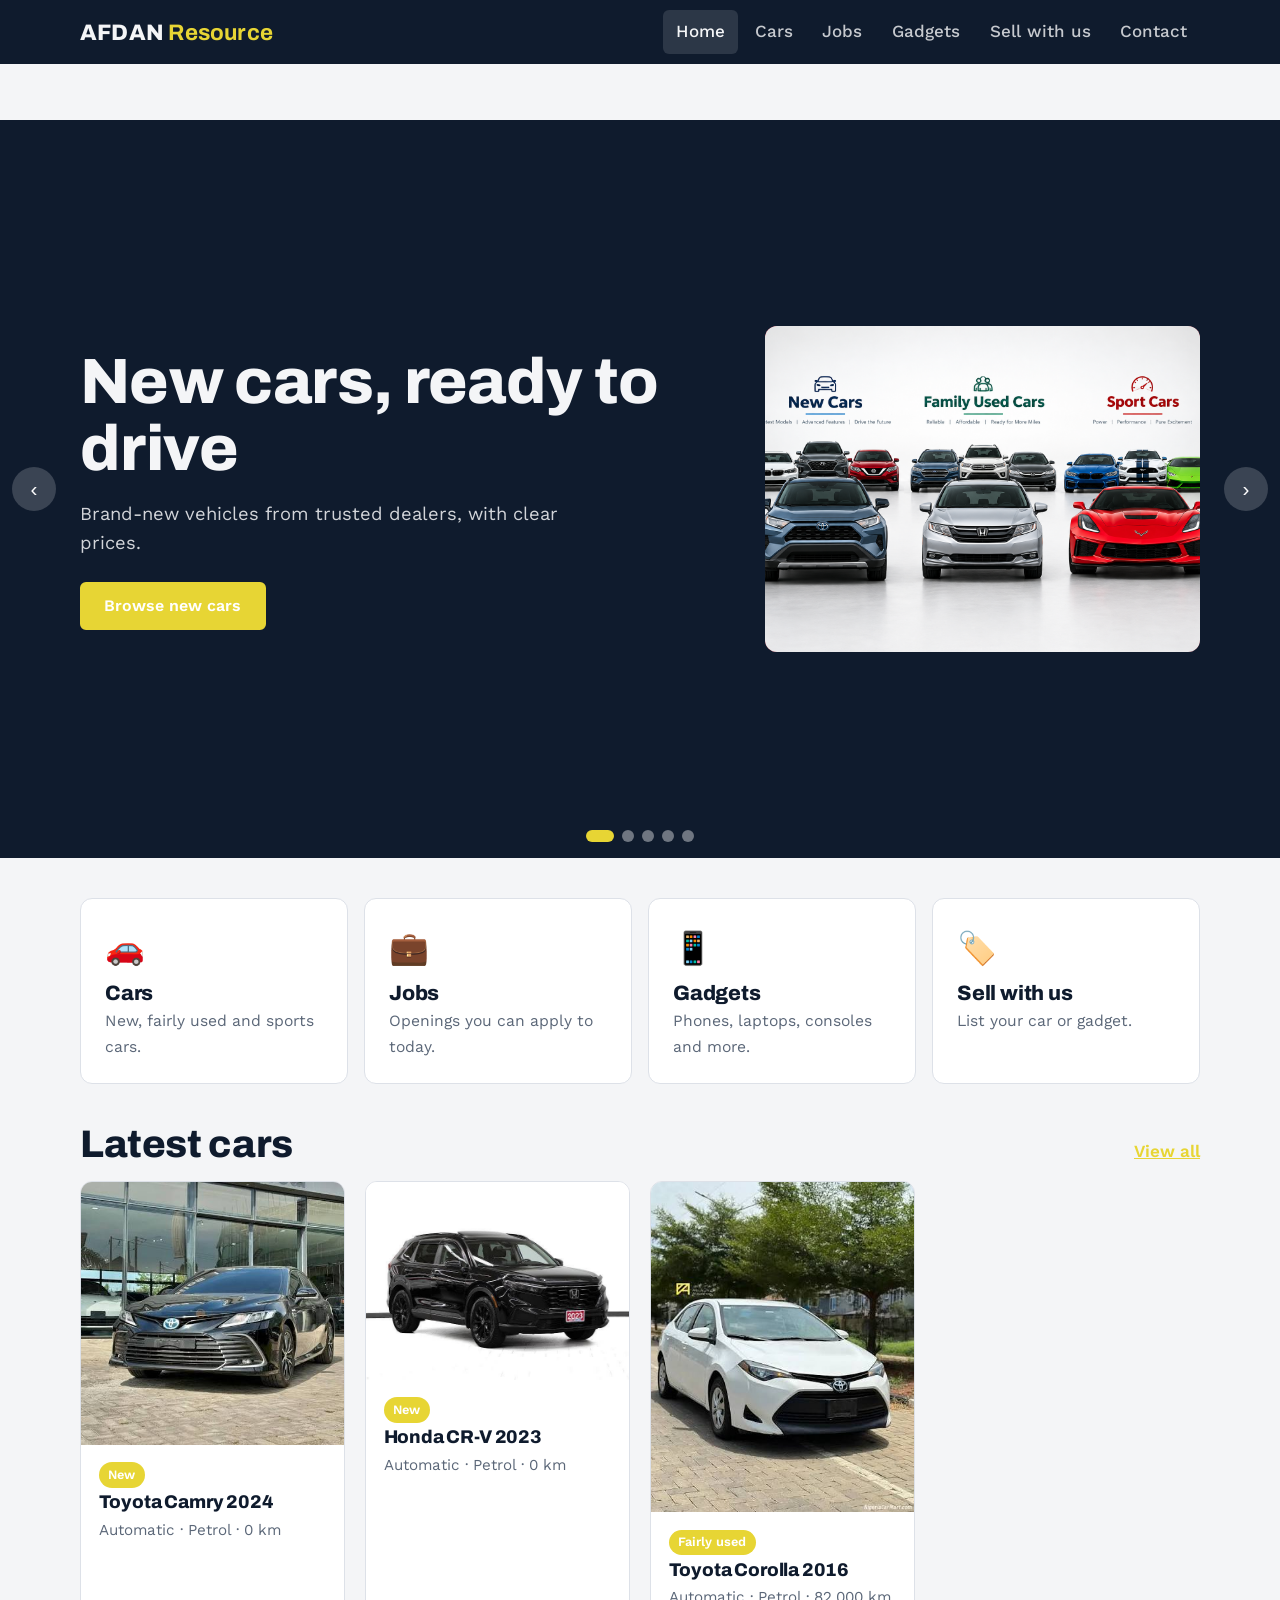
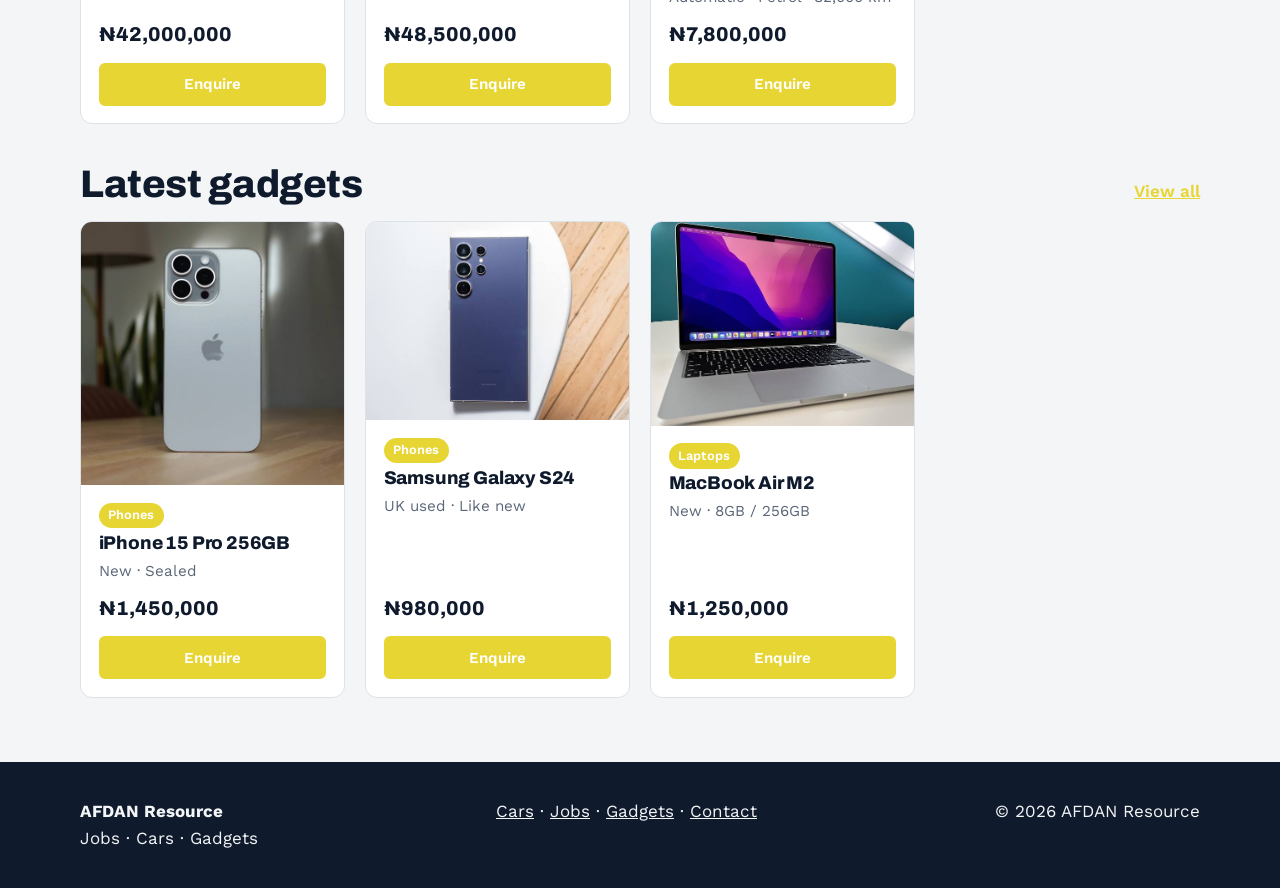
<file: index.html>
<!DOCTYPE html>
<html lang="en">
<head>
<meta charset="utf-8">
<meta name="viewport" content="width=device-width, initial-scale=1, viewport-fit=cover">
<title>AFDAN Resource</title>
<meta name="description" content="Jobs, new and fairly used cars, sports cars and gadgets. AFDAN Resource, Lagos.">
<link href="https://fonts.googleapis.com/css2?family=Archivo:wdth,wght@75..125,500;75..125,800&family=Work+Sans:wght@400;500;600&display=swap" rel="stylesheet">
<style>
/* ===== 1. EDIT COLOURS AND FONTS HERE ===== */
:root{
  --bg:#F4F5F7; --surface:#FFFFFF; --text:#0F1B2D; --muted:#5B6778; --line:#DDE1E8;
  --brand:#e7d534; --brand-text:#FFFFFF;   /* red: buttons and highlights */
  --deep:#0F1B2D; --deep-text:#F4F5F7;     /* navy: header, hero, footer */
  --f-display:"Archivo","Arial Narrow",Arial,sans-serif;
  --f-body:"Work Sans",system-ui,-apple-system,"Segoe UI",sans-serif;
}
@media (prefers-color-scheme:dark){
  :root:not([data-theme="light"]){--bg:#0A121E;--surface:#142033;--text:#EEF1F6;--muted:#9AA7BA;--line:#22324A;--deep:#060C15}
}
/* ========================================= */
*{box-sizing:border-box;margin:0}
html{scroll-behavior:smooth}
body{background:var(--bg);color:var(--text);font:400 1.0625rem/1.6 var(--f-body);-webkit-font-smoothing:antialiased}
:root{padding-top:env(safe-area-inset-top,0px);padding-bottom:env(safe-area-inset-bottom,0px)}
a{color:inherit}
:focus-visible{outline:3px solid var(--brand);outline-offset:3px}
.wrap{width:min(1120px,100% - 2.5rem);margin-inline:auto}
h1,h2,h3{font-family:var(--f-display);line-height:1.05;letter-spacing:-.01em;font-weight:800}
h1{font-size:clamp(2.2rem,6vw,4rem)} h2{font-size:clamp(1.7rem,4vw,2.4rem)}
.btn{display:inline-block;padding:.8rem 1.4rem;border-radius:6px;font-weight:600;text-decoration:none;border:2px solid var(--brand);background:var(--brand);color:var(--brand-text);cursor:pointer;font:600 1rem var(--f-body)}
.btn:hover{filter:brightness(.92)}
.btn.ghost{background:transparent;color:inherit;border-color:currentColor}

/* Header */
.top{position:sticky;top:0;z-index:20;background:var(--deep);color:var(--deep-text);padding-top:env(safe-area-inset-top,0px)}
.nav{display:flex;align-items:center;justify-content:space-between;gap:1rem;height:64px}
.logo{font:800 1.4rem var(--f-display);text-decoration:none;letter-spacing:.01em}
.logo b{color:var(--brand)}
.nav ul{display:flex;gap:.25rem;list-style:none;padding:0}
.nav ul a{display:block;padding:.5rem .8rem;border-radius:6px;text-decoration:none;font-weight:500;opacity:.8}
.nav ul a:hover,.nav ul a[aria-current="page"]{opacity:1;background:rgba(255,255,255,.12)}
.menu-btn{display:none;background:none;border:2px solid currentColor;color:inherit;border-radius:6px;padding:.4rem .7rem;font:600 .95rem var(--f-body);cursor:pointer}
@media(max-width:820px){
  .menu-btn{display:block}
  .nav ul{display:none;position:absolute;top:64px;left:0;right:0;flex-direction:column;background:var(--deep);padding:.5rem 1.25rem 1rem}
  .nav ul.open{display:flex}
}

/* Pages */
.page{display:none;padding:clamp(2rem,5vw,3.5rem) 0 4rem}
.page.active{display:block}
.page-head{margin-bottom:1.75rem;max-width:60ch}
.page-head p{color:var(--muted);margin-top:.6rem}

/* Carousel */
.carousel{position:relative;background:var(--deep);color:var(--deep-text);overflow:hidden}
.track{display:flex;transition:transform .6s ease}
.slide{min-width:100%;padding:clamp(3rem,8vw,6rem) 0;min-height:420px;display:flex;align-items:center}
.slide .wrap{display:grid;grid-template-columns:1.2fr .8fr;gap:2rem;align-items:center}
.slide p{margin:1rem 0 1.5rem;max-width:44ch;opacity:.85;font-size:1.15rem}
.slide .art{aspect-ratio:4/3;border-radius:12px;display:grid;place-items:center;font-size:clamp(4rem,12vw,7rem);background:linear-gradient(135deg,var(--c1),var(--c2))}
/* To use real photos: replace the emoji in .art with <img src="photo.jpg" alt="" style="width:100%;height:100%;object-fit:cover;border-radius:12px"> */
@media(max-width:760px){.slide .wrap{grid-template-columns:1fr}.slide .art{display:none}}
.arrow{position:absolute;top:50%;translate:0 -50%;width:44px;height:44px;border-radius:50%;border:0;background:rgba(255,255,255,.18);color:#fff;font-size:1.3rem;cursor:pointer}
.arrow:hover{background:var(--brand)}
.prev{left:.75rem}.next{right:.75rem}
.dots{position:absolute;bottom:1rem;left:0;right:0;display:flex;justify-content:center;gap:.5rem}
.dots button{width:12px;height:12px;border-radius:50%;border:0;background:rgba(255,255,255,.4);cursor:pointer;padding:0}
.dots button[aria-current="true"]{background:var(--brand);width:28px;border-radius:6px}

/* Category tiles */
.tiles{display:grid;grid-template-columns:repeat(auto-fit,minmax(220px,1fr));gap:1rem;margin:2.5rem 0}
.tile{background:var(--surface);border:1px solid var(--line);border-radius:12px;padding:1.5rem;text-decoration:none;display:block}
.tile:hover{border-color:var(--brand)}
.tile .ic{font-size:2rem}
.tile h3{font-size:1.3rem;margin:.5rem 0 .25rem}
.tile p{color:var(--muted);font-size:.98rem}
.sec-title{display:flex;justify-content:space-between;align-items:baseline;gap:1rem;margin:2.5rem 0 1rem}
.sec-title a{font-weight:600;color:var(--brand)}

/* Listings */
.filters{display:flex;flex-wrap:wrap;gap:.5rem;margin-bottom:1.5rem}
.chip{padding:.5rem 1rem;border-radius:999px;border:2px solid var(--line);background:var(--surface);color:var(--text);text-decoration:none;font-weight:600;font-size:.95rem}
.chip[aria-current="true"]{background:var(--text);color:var(--bg);border-color:var(--text)}
.grid{display:grid;grid-template-columns:repeat(auto-fill,minmax(250px,1fr));gap:1.25rem}
.card{background:var(--surface);border:1px solid var(--line);border-radius:12px;overflow:hidden;display:flex;flex-direction:column}
.card .media{aspect-ratio:16/10;display:grid;place-items:center;font-size:3.5rem;background:linear-gradient(135deg,#1c2f4d,#34517f)}
.card .media img{width:100%;height:100%;object-fit:cover}
.card .body{padding:1.1rem;display:flex;flex-direction:column;gap:.35rem;flex:1}
.card h3{font-size:1.15rem}
.card .meta{color:var(--muted);font-size:.95rem}
.price{font:800 1.25rem var(--f-display);margin-top:auto;padding-top:.5rem}
.tag{align-self:flex-start;font-size:.8rem;font-weight:600;padding:.15rem .6rem;border-radius:999px;background:var(--brand);color:#fff}
.card .btn{margin-top:.75rem;text-align:center;padding:.65rem 1rem;font-size:.95rem}

/* Jobs */
.job{display:grid;grid-template-columns:1fr auto;gap:1rem;align-items:center;background:var(--surface);border:1px solid var(--line);border-radius:12px;padding:1.25rem;margin-bottom:.9rem}
.job h3{font-size:1.2rem}.job p{color:var(--muted);font-size:.97rem}
@media(max-width:600px){.job{grid-template-columns:1fr}}

/* Forms */
form{display:grid;gap:1rem;max-width:560px}
label{display:grid;gap:.35rem;font-weight:600;font-size:.95rem}
input,select,textarea{font:400 1rem var(--f-body);padding:.75rem;border-radius:8px;border:1px solid var(--line);background:var(--surface);color:var(--text);width:100%}
.contact-list{list-style:none;padding:0;display:grid;gap:.6rem}

footer{background:var(--deep);color:var(--deep-text);padding:2.25rem 0 calc(2.25rem + env(safe-area-inset-bottom,0px))}
footer .wrap{display:flex;flex-wrap:wrap;justify-content:space-between;gap:1rem}
@media(prefers-reduced-motion:reduce){html{scroll-behavior:auto}.track{transition:none}}
</style>
</head>
<body>

<header class="top">
  <div class="wrap nav">
    <a class="logo" href="#/home">AFDAN <b>Resource</b></a>
    <button class="menu-btn" id="menuBtn" aria-expanded="false" aria-controls="menu">Menu</button>
    <ul id="menu">
      <li><a href="#/home" data-nav="home">Home</a></li>
      <li><a href="#/cars" data-nav="cars">Cars</a></li>
      <li><a href="#/jobs" data-nav="jobs">Jobs</a></li>
      <li><a href="#/gadgets" data-nav="gadgets">Gadgets</a></li>
      <li><a href="#/sell" data-nav="sell">Sell with us</a></li>
      <li><a href="#/contact" data-nav="contact">Contact</a></li>
    </ul>
  </div>
</header>

<!-- ================= HOME ================= -->
<main>
<section class="page" id="p-home">
  <!-- CAROUSEL: each slide links to another page. Edit text, links and colours. -->
  <div class="carousel" role="region" aria-roledescription="carousel" aria-label="Featured">
    <div class="track" id="track">
      <div class="slide"><div class="wrap">
        <div><h1>New cars, ready to drive</h1><p>Brand-new vehicles from trusted dealers, with clear prices.</p>
          <a class="btn" href="#/cars/new">Browse new cars</a></div>
        <div class="art" style="--c1:#D7263D;--c2:#7a1020" aria-hidden="true"><img src="Three-Section%20Car%20Showcase.png" alt="" style="width:100%;height:100%;object-fit:cover;border-radius:12px"></div>
      </div></div>
      <div class="slide"><div class="wrap">
        <div><h1>Fairly used, fairly priced</h1><p>Checked and inspected used cars that cost less and still go far.</p>
          <a class="btn" href="#/cars/used">See fairly used cars</a></div>
        <div class="art" style="--c1:#2F6B8F;--c2:#12304a" aria-hidden="true"><img src="Toyota%20Corolla%202016.jpg" alt="" style="width:100%;height:100%;object-fit:cover;border-radius:12px"></div>
      </div></div>
      <div class="slide"><div class="wrap">
        <div><h1>Sports cars</h1><p>Fast, loud and beautiful. Find your dream machine.</p>
          <a class="btn" href="#/cars/sports">View sports cars</a></div>
        <div class="art" style="--c1:#F29E1F;--c2:#8a4b05" aria-hidden="true"><img src="Porsche%20911%20Carrera.jpg" alt="" style="width:100%;height:100%;object-fit:cover;border-radius:12px"></div>
      </div></div>
      <div class="slide"><div class="wrap">
        <div><h1>Phones, laptops and more</h1><p>New and UK-used gadgets at honest prices.</p>
          <a class="btn" href="#/gadgets">Shop gadgets</a></div>
        <div class="art" style="--c1:#6A4FD1;--c2:#271a63" aria-hidden="true"><img src="Premium%20Tech%20Gadgets%20and%20Accessories%20Showcase.png" alt="" style="width:100%;height:100%;object-fit:cover;border-radius:12px"></div>
      </div></div>
      <div class="slide"><div class="wrap">
        <div><h1>Find your next job</h1><p>Fresh openings from employers across Lagos and beyond.</p>
          <a class="btn" href="#/jobs">See job openings</a></div>
        <div class="art" style="--c1:#1E9E6A;--c2:#0b4a32" aria-hidden="true"><img src="All-Black%20Team%20of%20Professionals.png" alt="" style="width:100%;height:100%;object-fit:cover;border-radius:12px"></div>
      </div></div>
    </div>
    <button class="arrow prev" id="prev" aria-label="Previous slide">‹</button>
    <button class="arrow next" id="next" aria-label="Next slide">›</button>
    <div class="dots" id="dots"></div>
  </div>

  <div class="wrap">
    <div class="tiles">
      <a class="tile" href="#/cars"><div class="ic">🚗</div><h3>Cars</h3><p>New, fairly used and sports cars.</p></a>
      <a class="tile" href="#/jobs"><div class="ic">💼</div><h3>Jobs</h3><p>Openings you can apply to today.</p></a>
      <a class="tile" href="#/gadgets"><div class="ic">📱</div><h3>Gadgets</h3><p>Phones, laptops, consoles and more.</p></a>
      <a class="tile" href="#/sell"><div class="ic">🏷️</div><h3>Sell with us</h3><p>List your car or gadget.</p></a>
    </div>
    <div class="sec-title"><h2>Latest cars</h2><a href="#/cars">View all</a></div>
    <div class="grid" id="homeCars"></div>
    <div class="sec-title"><h2>Latest gadgets</h2><a href="#/gadgets">View all</a></div>
    <div class="grid" id="homeGadgets"></div>
  </div>
</section>

<!-- ================= CARS ================= -->
<section class="page" id="p-cars"><div class="wrap">
  <div class="page-head"><h1>Cars</h1><p>New, fairly used and sports cars. Tap Enquire to chat with us on WhatsApp.</p></div>
  <div class="filters" id="carFilters"></div>
  <div class="grid" id="carGrid"></div>
</div></section>

<!-- ================= JOBS ================= -->
<section class="page" id="p-jobs"><div class="wrap">
  <div class="page-head"><h1>Jobs</h1><p>Current openings. Apply by WhatsApp or email.</p></div>
  <div id="jobList"></div>
</div></section>

<!-- ================= GADGETS ================= -->
<section class="page" id="p-gadgets"><div class="wrap">
  <div class="page-head"><h1>Gadgets</h1><p>Phones, laptops, tablets, consoles and accessories.</p></div>
  <div class="filters" id="gadFilters"></div>
  <div class="grid" id="gadGrid"></div>
</div></section>

<!-- ================= SELL ================= -->
<section class="page" id="p-sell"><div class="wrap">
  <div class="page-head"><h1>Sell with us</h1><p>Tell us what you’re selling. We’ll message you on WhatsApp to agree the details.</p></div>
  <form id="sellForm">
    <label>Your name<input name="name" required></label>
    <label>Phone number<input name="phone" type="tel" required></label>
    <label>What are you selling?
      <select name="type"><option>New car</option><option>Fairly used car</option><option>Sports car</option><option>Gadget</option><option>Job vacancy</option></select></label>
    <label>Details (make, model, year, price)<textarea name="details" rows="4" required></textarea></label>
    <button class="btn" type="submit">Send on WhatsApp</button>
  </form>
</div></section>

<!-- ================= CONTACT ================= -->
<section class="page" id="p-contact"><div class="wrap">
  <div class="page-head"><h1>Contact us</h1><p>We reply fastest on WhatsApp.</p></div>
  <ul class="contact-list">
    <li><strong>Address:</strong> 108, Opebi Road, Ikeja, Lagos</li>
    <li><strong>Phone:</strong> <a href="tel:+2348153191250">+234 815 319 1250</a></li>
    <li><strong>Email:</strong> <a href="mailto:afdanresource@gmail.com">afdanresource@gmail.com</a></li>
    <li><strong>Hours:</strong> Mon–Sun 24 hours</li>
  </ul>
  <p style="margin-top:1.5rem"><a class="btn" data-wa href="#">Chat on WhatsApp</a></p>
</div></section>
</main>

<footer><div class="wrap">
  <div><strong>AFDAN Resource</strong><br>Jobs · Cars · Gadgets</div>
  <div><a href="#/cars">Cars</a> · <a href="#/jobs">Jobs</a> · <a href="#/gadgets">Gadgets</a> · <a href="#/contact">Contact</a></div>
  <div>© <span id="yr"></span> AFDAN Resource</div>
</div></footer>

<script>
/* ===== 2. EDIT YOUR DETAILS AND LISTINGS HERE ===== */
const WHATSAPP = "234XXXXXXXXXX"; // country code first, no + or spaces
const EMAIL = "info@afdanresource.com";

// cond: "new" | "used" | "sports".  Add img:"photos/car1.jpg" to show a real photo.
const CARS = [
  { name:"Toyota Camry 2024", cond:"new",    price:42000000, meta:"Automatic · Petrol · 0 km", img:"Toyota Camry 2024.jpg" },
  { name:"Honda CR-V 2023",   cond:"new",    price:48500000, meta:"Automatic · Petrol · 0 km", img:"Honda CR-V 2023.jpg" },
  { name:"Toyota Corolla 2016",cond:"used",  price:7800000,  meta:"Automatic · Petrol · 82,000 km", img:"Toyota Corolla 2016.jpg" },
  { name:"Lexus RX350 2015",  cond:"used",   price:14500000, meta:"Automatic · Petrol · 96,000 km", img:"Lexus RX350 2015.jpg" },
  { name:"Mercedes C300 2017",cond:"used",   price:19000000, meta:"Automatic · Petrol · 70,000 km", img:"Mercedes C300 2017.jpg" },
  { name:"Porsche 911 Carrera",cond:"sports",price:185000000,meta:"Automatic · Petrol · 12,00０ km", img:"Porsche 911 Carrera.jpg" },
  { name:"Ford Mustang GT 2020",cond:"sports",price:65000000,meta:"Manual · Petrol · 25,00０ km", img:"Ford Mustang GT 2020.jpg" }
];
const CAR_LABELS = { new:"New", used:"Fairly used", sports:"Sports" };

// cat: "Phones" | "Laptops" | "Consoles" | "Accessories" (add your own)
const GADGETS = [
  { name:"iPhone 15 Pro 256GB", cat:"Phones",      price:1450000, meta:"New · Sealed",        img:"15 promax.jpg" },
  { name:"Samsung Galaxy S24",  cat:"Phones",      price:980000,  meta:"UK used · Like new",  img:"galaxy s24.jpg" },
  { name:"MacBook Air M2",      cat:"Laptops",     price:1250000, meta:"New · 8GB / 256GB",   img:"macbook air m2.jpg" },
  { name:"HP EliteBook 840",    cat:"Laptops",     price:420000,  meta:"UK used · 16GB / 512GB", img:"hp elitebook 840.jpg" },
  { name:"PlayStation 5",       cat:"Consoles",    price:780000,  meta:"New · Disc edition",  img:"playstation 5.jpg" },
  { name:"Apple iWatch 5",         cat:"Accessories",    price:120000,  meta:"New · Disc edition",  img:"apple iwatch 5.jpg" },
  { name:"AirPods Pro 2",       cat:"Accessories", price:240000,  meta:"New · Sealed",        img:"airpods pro 2.jpg" }
];

const JOBS = [
  { title:"Sales Executive (Cars)", where:"Lagos", type:"Full-time",  pay:"₦150,000 – ₦250,000 + commission", desc:"Meet buyers, show vehicles and close sales." },
  { title:"Mechanic",               where:"Lagos", type:"Full-time",  pay:"₦120,000 – ₦200,000",              desc:"Inspect and service vehicles before sale." },
  { title:"Customer Support Rep",   where:"Remote",type:"Contract",   pay:"₦100,000 – ₦140,000",              desc:"Answer WhatsApp and phone enquiries." }
];
/* ================================================== */

const $ = (s, r=document) => r.querySelector(s);
const $$ = (s, r=document) => [...r.querySelectorAll(s)];
const naira = n => "₦" + n.toLocaleString("en-NG");
const wa = m => `https://wa.me/${WHATSAPP}?text=${encodeURIComponent(m)}`;

function card(i, tag, what) {
  const media = i.img ? `<img src="${i.img}" alt="${i.name}">` : i.emoji;
  return `<article class="card"><div class="media">${media}</div><div class="body">
    <span class="tag">${tag}</span><h3>${i.name}</h3><p class="meta">${i.meta}</p>
    <div class="price">${naira(i.price)}</div>
    <a class="btn" href="${wa("Hello, I’m interested in the " + what + ": " + i.name)}">Enquire</a></div></article>`;
}
function chips(el, items, current, base) {
  el.innerHTML = items.map(([key, label]) =>
    `<a class="chip" href="#/${base}${key ? "/" + key : ""}" aria-current="${current === (key || "all")}">${label}</a>`).join("");
}

function renderCars(f) {
  const list = f === "all" ? CARS : CARS.filter(c => c.cond === f);
  chips($("#carFilters"), [["", "All"], ...Object.entries(CAR_LABELS).map(([k, v]) => [k, v])], f, "cars");
  $("#carGrid").innerHTML = list.map(c => card(c, CAR_LABELS[c.cond], "car")).join("") || "<p>No cars in this group yet.</p>";
}
function renderGadgets(f) {
  const cats = [...new Set(GADGETS.map(g => g.cat))];
  const list = f === "all" ? GADGETS : GADGETS.filter(g => g.cat.toLowerCase() === f);
  chips($("#gadFilters"), [["", "All"], ...cats.map(c => [c.toLowerCase(), c])], f, "gadgets");
  $("#gadGrid").innerHTML = list.map(g => card(g, g.cat, "gadget")).join("") || "<p>No gadgets in this group yet.</p>";
}
function renderJobs() {
  $("#jobList").innerHTML = JOBS.map(j => `<div class="job"><div>
    <h3>${j.title}</h3><p>${j.where} · ${j.type} · ${j.pay}</p><p>${j.desc}</p></div>
    <a class="btn" href="${wa("Hello, I’d like to apply for: " + j.title)}">Apply</a></div>`).join("");
}
function renderHome() {
  $("#homeCars").innerHTML = CARS.slice(0, 3).map(c => card(c, CAR_LABELS[c.cond], "car")).join("");
  $("#homeGadgets").innerHTML = GADGETS.slice(0, 3).map(g => card(g, g.cat, "gadget")).join("");
}

/* ---- Router: each #/page is its own "endpoint" ---- */
const TITLES = { home:"Home", cars:"Cars", jobs:"Jobs", gadgets:"Gadgets", sell:"Sell with us", contact:"Contact" };
function route() {
  let [page, arg] = location.hash.replace(/^#\/?/, "").split("/");
  if (!TITLES[page]) page = "home";
  $$(".page").forEach(p => p.classList.toggle("active", p.id === "p-" + page));
  $$("[data-nav]").forEach(a => a.toggleAttribute("aria-current", a.dataset.nav === page) || a.removeAttribute("aria-current"));
  $$("[data-nav]").forEach(a => { if (a.dataset.nav === page) a.setAttribute("aria-current", "page"); });
  if (page === "cars") renderCars(CAR_LABELS[arg] ? arg : "all");
  if (page === "gadgets") renderGadgets(arg || "all");
  document.title = (page === "home" ? "AFDAN Resource" : TITLES[page] + " · AFDAN Resource");
  $("#menu").classList.remove("open"); $("#menuBtn").setAttribute("aria-expanded", "false");
  window.scrollTo(0, 0);
}
addEventListener("hashchange", route);

/* ---- Carousel ---- */
const slides = $$(".slide"); let idx = 0, timer;
const dots = $("#dots");
slides.forEach((_, i) => { const b = document.createElement("button"); b.setAttribute("aria-label", "Go to slide " + (i + 1)); b.onclick = () => go(i); dots.appendChild(b); });
function go(i) {
  idx = (i + slides.length) % slides.length;
  $("#track").style.transform = `translateX(-${idx * 100}%)`;
  $$("button", dots).forEach((b, n) => b.setAttribute("aria-current", n === idx));
}
function play() { stop(); if (!matchMedia("(prefers-reduced-motion: reduce)").matches) timer = setInterval(() => go(idx + 1), 6000); }
function stop() { clearInterval(timer); }
$("#prev").onclick = () => go(idx - 1);
$("#next").onclick = () => go(idx + 1);
const car = $(".carousel");
car.addEventListener("mouseenter", stop); car.addEventListener("mouseleave", play);
car.addEventListener("focusin", stop); car.addEventListener("focusout", play);
let sx = 0; car.addEventListener("touchstart", e => sx = e.touches[0].clientX, { passive: true });
car.addEventListener("touchend", e => { const d = e.changedTouches[0].clientX - sx; if (Math.abs(d) > 50) go(idx + (d < 0 ? 1 : -1)); });

/* ---- Mobile menu, forms, WhatsApp links ---- */
$("#menuBtn").onclick = () => { const o = $("#menu").classList.toggle("open"); $("#menuBtn").setAttribute("aria-expanded", o); };
$("#sellForm").addEventListener("submit", e => {
  e.preventDefault();
  const d = Object.fromEntries(new FormData(e.target));
  location.href = wa(`Hello AFDAN Resource. I want to sell.\nName: ${d.name}\nPhone: ${d.phone}\nType: ${d.type}\nDetails: ${d.details}`);
});
$$("[data-wa]").forEach(a => a.href = wa("Hello, I have an enquiry."));
$("#yr").textContent = new Date().getFullYear();

renderHome(); renderJobs(); go(0); play(); route();
</script>
</body>
</html>
</file>
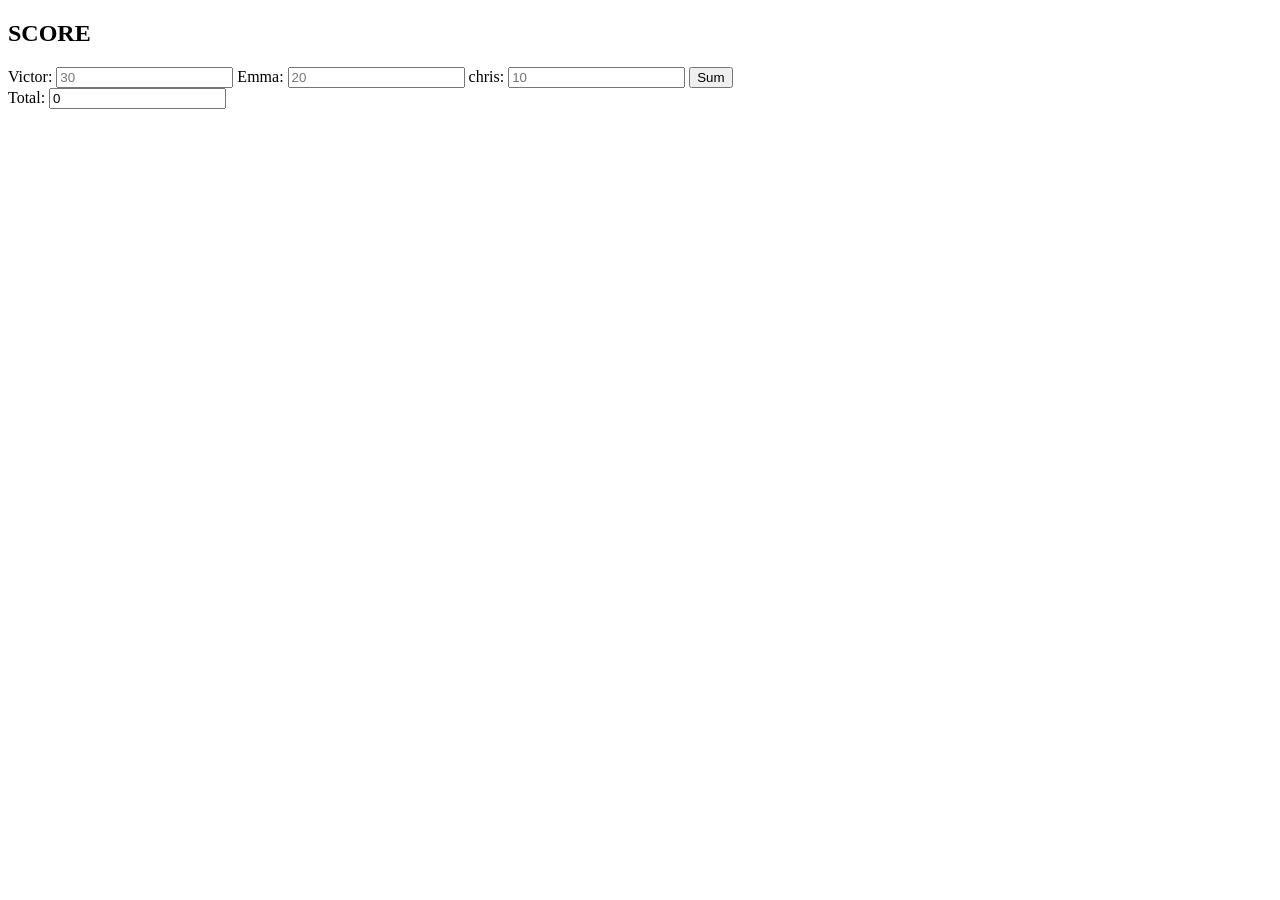
<file: afdan.html>
<!DOCTYPE html>
<html lang="en">
<head>
    <meta charset="UTF-8">
    <meta name="viewport" content="width=device-width, initial-scale=1.0">
    <title>Document</title>
</head>
<body>
 
 <div class="calculator">
<h2> SCORE</h2>

 <div class="display">
    Victor: <input type="number" id="inputField1" placeholder="30">
    Emma: <input type="number" id="inputField2" placeholder="20">
    chris: <input type="number" id="inputField3" placeholder="10">
    <button onclick="calculatesum()">Sum</button>
     </div>

    <div class="div" id="output">
   <label for="output">Total:</label>
    <input type="text" id="total" value="0" readonly>

    </div>


    

 </div>
    


<script>




    function calculatesum () {

let Victor  =  Number (document.getElementById('inputField1').value)
let Emma = Number (document.getElementById('inputField2').value)
let Chris = Number (document.getElementById('inputField3').value)

let sum =Chris + Emma + Victor;
document.getElementById('total').value = sum;

}
</script>
</body>

</html>
</file>
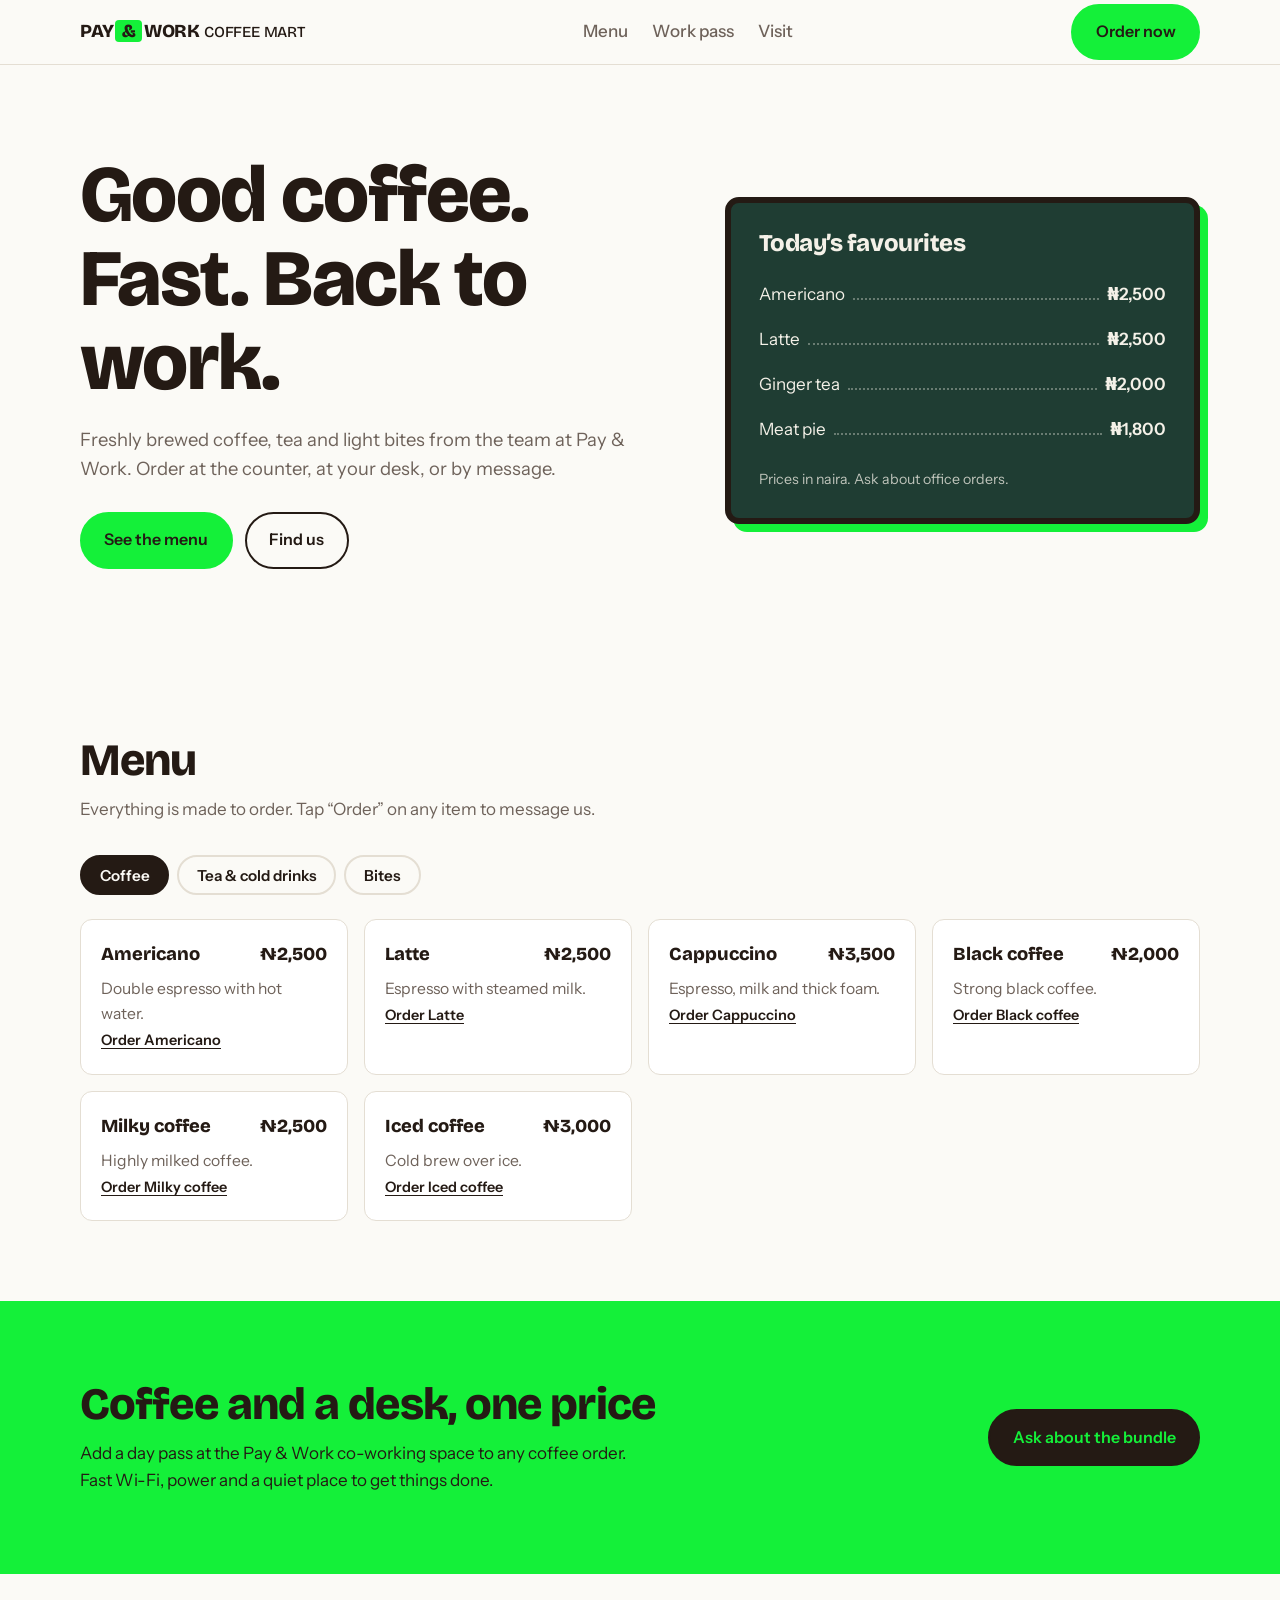
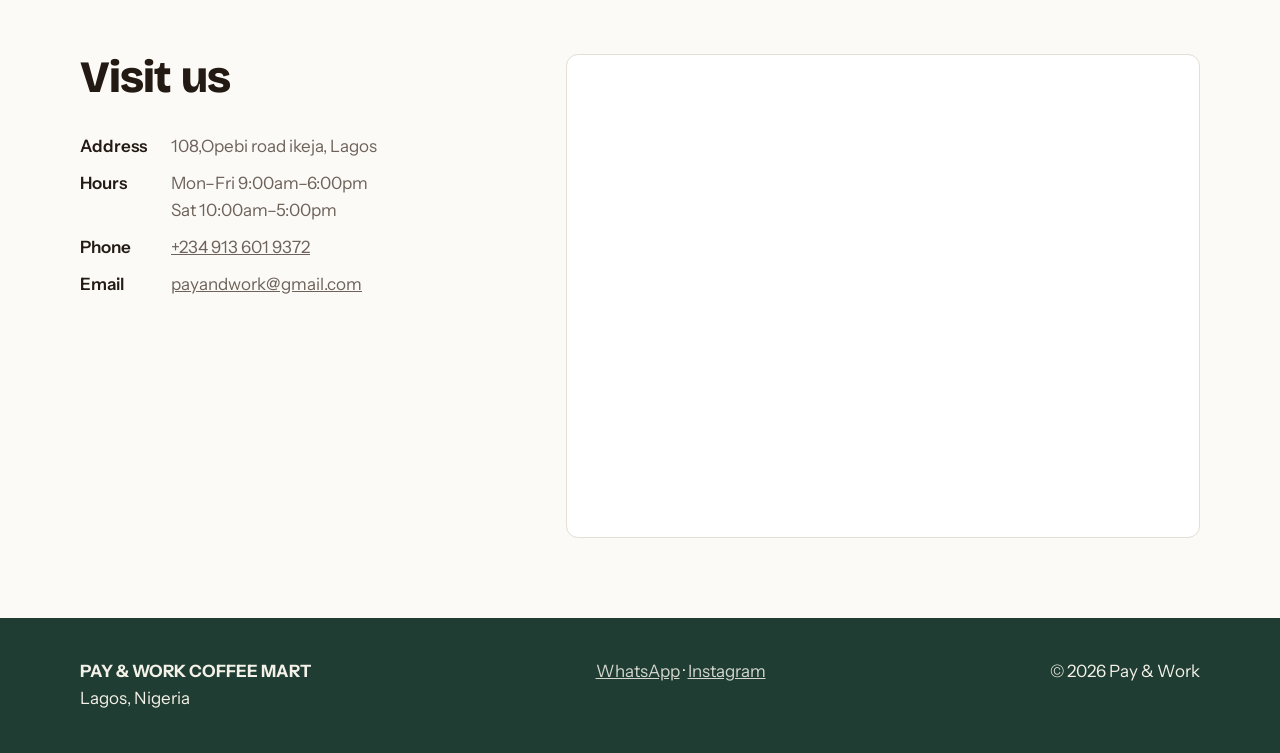
<file: paynwork.html>
<!DOCTYPE html>
<html lang="en">
<head>
<meta charset="utf-8">
<meta name="viewport" content="width=device-width, initial-scale=1, viewport-fit=cover">
<title>PAY &amp; WORK COFFEE MART</title>
<meta name="description" content="Coffee, tea and bites for people who work. Pay &amp; Work Coffee Mart, Lagos.">
<link rel="preconnect" href="https://fonts.googleapis.com">
<link href="https://fonts.googleapis.com/css2?family=Bricolage+Grotesque:opsz,wght@12..96,500;12..96,800&family=Instrument+Sans:wght@400;500;600&display=swap" rel="stylesheet">
<style>
/* ============ 1. EDIT YOUR COLOURS HERE ============ */
:root {
  --bg: #FBFAF6;
  --surface: #FFFFFF;
  --text: #241A14;
  --muted: #6E625A;
  --line: #E4DED3;
  --accent: #14f039;      /* danfo yellow: buttons and highlights */
  --accent-text: #241A14; /* text on accent */
  --deep: #1F3D33;        /* deep green: menu board and footer */
  --deep-text: #F4F1E8;
  --font-display: "Bricolage Grotesque", "Helvetica Neue", Arial, sans-serif;
  --font-body: "Instrument Sans", system-ui, -apple-system, "Segoe UI", sans-serif;
}
@media (prefers-color-scheme: dark) {
  :root:not([data-theme="light"]) {
    --bg: #17120F; --surface: #211A16; --text: #F3ECE4; --muted: #B3A79C; --line: #3A2F28;
    --deep: #0F2A22;
  }
}
/* ==================================================== */

* { box-sizing: border-box; margin: 0; }
html { scroll-behavior: smooth; scroll-padding-top: 72px; }
body { background: var(--bg); color: var(--text); font: 400 1.0625rem/1.6 var(--font-body); -webkit-font-smoothing: antialiased; }
:root { padding-top: env(safe-area-inset-top, 0px); padding-bottom: env(safe-area-inset-bottom, 0px); }
a { color: inherit; }
img { max-width: 100%; display: block; }
:focus-visible { outline: 3px solid var(--accent); outline-offset: 3px; }
.wrap { width: min(1120px, 100% - 2.5rem); margin-inline: auto; }
h1, h2, h3 { font-family: var(--font-display); line-height: 1.05; letter-spacing: -0.02em; }
h2 { font-size: clamp(1.9rem, 4vw, 2.8rem); font-weight: 800; }

/* Buttons */
.btn { display: inline-block; padding: .85rem 1.4rem; border-radius: 999px; font-weight: 600; text-decoration: none; border: 2px solid var(--text); cursor: pointer; font-family: inherit; font-size: 1rem; }
.btn-primary { background: var(--accent); color: var(--accent-text); border-color: var(--accent); }
.btn-primary:hover { filter: brightness(.95); }
.btn-ghost { background: transparent; color: var(--text); }
.btn-ghost:hover { background: var(--text); color: var(--bg); }

/* Header */
header { position: sticky; top: 0; z-index: 10; background: var(--bg); border-bottom: 1px solid var(--line); padding-top: env(safe-area-inset-top, 0px); }
.nav { display: flex; align-items: center; justify-content: space-between; height: 64px; gap: 1rem; }
.logo { font-family: var(--font-display); font-weight: 800; font-size: 1.15rem; text-decoration: none; letter-spacing: -0.01em; white-space: nowrap; }
.logo span { background: var(--accent); color: var(--accent-text); padding: 0 .35em; border-radius: 4px; margin: 0 .1em; }
nav ul { list-style: none; padding: 0; display: flex; gap: 1.5rem; }
nav a { text-decoration: none; font-weight: 500; color: var(--muted); }
nav a:hover { color: var(--text); }
@media (max-width: 720px) { nav ul { display: none; } }

/* Hero */
.hero { padding: clamp(2.5rem, 7vw, 5.5rem) 0; }
.hero .wrap { display: grid; grid-template-columns: 1.1fr .9fr; gap: clamp(2rem, 5vw, 4rem); align-items: center; }
.hero h1 { font-size: clamp(2.6rem, 7vw, 5rem); font-weight: 800; }
.hero p { margin: 1.25rem 0 1.75rem; max-width: 46ch; color: var(--muted); font-size: 1.15rem; }
.hero .actions { display: flex; flex-wrap: wrap; gap: .75rem; }
@media (max-width: 860px) { .hero .wrap { grid-template-columns: 1fr; } }

/* Menu board (hero) */
.board { background: var(--deep); color: var(--deep-text); border-radius: 14px; padding: 1.75rem; border: 6px solid var(--text); box-shadow: 8px 8px 0 var(--accent); }
.board h2 { font-size: 1.5rem; margin-bottom: 1rem; }
.board ul { list-style: none; padding: 0; }
.board li { display: flex; align-items: baseline; gap: .5rem; padding: .55rem 0; }
.board li::after { content: ""; order: 1; flex: 1; border-bottom: 2px dotted rgba(244,241,232,.35); }
.board li b { order: 2; font-weight: 600; }
.board li span:first-child { order: 0; }
.board small { display: block; margin-top: 1rem; opacity: .75; }

/* Sections */
section { padding: clamp(3rem, 7vw, 5rem) 0; }
.section-head { max-width: 56ch; margin-bottom: 2rem; }
.section-head p { color: var(--muted); margin-top: .75rem; }

/* Menu tabs */
.tabs { display: flex; flex-wrap: wrap; gap: .5rem; margin-bottom: 1.5rem; }
.tab { padding: .55rem 1.1rem; border-radius: 999px; border: 2px solid var(--line); background: transparent; color: var(--text); font: 600 .95rem var(--font-body); cursor: pointer; }
.tab[aria-selected="true"] { background: var(--text); color: var(--bg); border-color: var(--text); }
.items { display: grid; grid-template-columns: repeat(auto-fill, minmax(260px, 1fr)); gap: 1rem; }
.item { background: var(--surface); border: 1px solid var(--line); border-radius: 12px; padding: 1.25rem; }
.item header { all: unset; display: flex; justify-content: space-between; gap: 1rem; font-family: var(--font-display); font-weight: 800; font-size: 1.15rem; }
.item p { color: var(--muted); font-size: .98rem; margin-top: .4rem; }
.item .order { margin-top: .9rem; font-size: .9rem; font-weight: 600; text-decoration: underline; text-underline-offset: 3px; }

/* Pay & Work pass */
.pass { background: var(--accent); color: var(--accent-text); }
.pass .wrap { display: grid; grid-template-columns: 1fr auto; gap: 2rem; align-items: center; }
.pass p { margin-top: .75rem; max-width: 52ch; }
.pass .btn { border-color: var(--accent-text); background: var(--accent-text); color: var(--accent); }
@media (max-width: 720px) { .pass .wrap { grid-template-columns: 1fr; } }

/* Visit */
.visit .wrap { display: grid; grid-template-columns: 1fr 1fr; gap: clamp(2rem, 5vw, 4rem); }
.visit dl { display: grid; grid-template-columns: auto 1fr; gap: .6rem 1.5rem; }
.visit dt { font-weight: 600; }
.visit dd { color: var(--muted); }
.map { min-height: 260px; border-radius: 12px; border: 1px solid var(--line); background: var(--surface); display: grid; place-items: center; color: var(--muted); text-align: center; padding: 1rem; }
@media (max-width: 720px) { .visit .wrap { grid-template-columns: 1fr; } }

/* Footer */
footer { background: var(--deep); color: var(--deep-text); padding: 2.5rem 0 calc(2.5rem + env(safe-area-inset-bottom, 0px)); }
footer .wrap { display: flex; flex-wrap: wrap; justify-content: space-between; gap: 1rem; }
footer a { opacity: .85; }

@media (prefers-reduced-motion: reduce) { html { scroll-behavior: auto; } }
</style>
</head>
<body>

<header>
  <div class="wrap nav">
    <a class="logo" href="#top">PAY<span>&amp;</span>WORK <small style="font-weight:500">COFFEE MART</small></a>
    <nav aria-label="Main">
      <ul>
        <li><a href="#menu">Menu</a></li>
        <li><a href="#pass">Work pass</a></li>
        <li><a href="#visit">Visit</a></li>
      </ul>
    </nav>
    <a class="btn btn-primary" href="#order" data-wa>Order now</a>
  </div>
</header>

<main id="top">
  <!-- HERO: edit headline, intro and the board prices -->
  <div class="hero">
    <div class="wrap">
      <div>
        <h1>Good coffee. Fast. Back to work.</h1>
        <p>Freshly brewed coffee, tea and light bites from the team at Pay &amp; Work. Order at the counter, at your desk, or by message.</p>
        <div class="actions">
          <a class="btn btn-primary" href="#menu">See the menu</a>
          <a class="btn btn-ghost" href="#visit">Find us</a>
        </div>
      </div>
      <aside class="board" aria-label="Today’s favourites">
        <h2>Today’s favourites</h2>
        <ul id="board"></ul>
        <small>Prices in naira. Ask about office orders.</small>
      </aside>
    </div>
  </div>

  <!-- MENU: edit the items in the script at the bottom of this file -->
  <section id="menu">
    <div class="wrap">
      <div class="section-head">
        <h2>Menu</h2>
        <p>Everything is made to order. Tap “Order” on any item to message us.</p>
      </div>
      <div class="tabs" role="tablist" aria-label="Menu categories" id="tabs"></div>
      <div class="items" id="items" role="tabpanel"></div>
    </div>
  </section>

  <!-- WORK PASS: link the coffee shop to your co-working space -->
  <section class="pass" id="pass">
    <div class="wrap">
      <div>
        <h2>Coffee and a desk, one price</h2>
        <p>Add a day pass at the Pay &amp; Work co-working space to any coffee order. Fast Wi-Fi, power and a quiet place to get things done.</p>
      </div>
      <a class="btn" href="#order" data-wa data-msg="Hello, I’d like to ask about the coffee and day pass bundle.">Ask about the bundle</a>
    </div>
  </section>

  <!-- VISIT -->
  <section class="visit" id="visit">
    <div class="wrap">
      <div>
        <div class="section-head"><h2>Visit us</h2></div>
        <dl>
          <dt>Address</dt><dd>108,Opebi road ikeja, Lagos</dd>
          <dt>Hours</dt><dd>Mon–Fri 9:00am–6:00pm<br>Sat 10:00am–5:00pm</dd>
          <dt>Phone</dt><dd><a href="tel:+2349136019372">+234 913 601 9372</a></dd>
          <dt>Email</dt><dd><a href="mailto:payandwork@gmail.com">payandwork@gmail.com</a></dd>
        </dl>
      </div>
      <!-- Replace this box with a Google Maps embed iframe -->
      <div class="map"><iframe src="https://www.google.com/maps/embed?pb=!1m18!1m12!1m3!1d3963.508613001798!2d3.3634035753145577!3d6.583517893410046!2m3!1f0!2f0!3f0!3m2!1i1024!2i768!4f13.1!3m3!1m2!1s0x103b92692e274af9%3A0x78fd8970a647a137!2s108%20Opebi%20Rd%2C%20Ikeja%2C%20Lagos%20100001%2C%20Lagos!5e0!3m2!1sen!2sng!4v1793196696671!5m2!1sen!2sng" width="600" height="450" style="border:0;" allowfullscreen="" loading="lazy" referrerpolicy="strict-origin-when-cross-origin"></iframe></div>
    </div>
  </section>
</main>

<footer id="order">
  <div class="wrap">
    <div><strong>PAY &amp; WORK COFFEE MART</strong><br>Lagos, Nigeria</div>
    <div>
      <a href="#" data-wa>WhatsApp</a> ·
      <a href="https://instagram.com/yourhandle">Instagram</a>
    </div>
    <div>© <span id="year"></span> Pay &amp; Work</div>
  </div>
</footer>

<script>
/* ============ 2. EDIT YOUR DETAILS HERE ============ */
const WHATSAPP = "2349136019372"; // phone number, country code first, no + or spaces

const MENU = {
  "Coffee": [
    { name: "Americano",  price: 2500, desc: "Double espresso with hot water." },
    { name: "Latte",      price: 2500, desc: "Espresso with steamed milk." },
    { name: "Cappuccino", price: 3500, desc: "Espresso, milk and thick foam." },
    { name: "Black coffee", price: 2000, desc: "Strong black coffee." },
    { name: "Milky coffee", price: 2500, desc: "Highly milked coffee." },
    { name: "Iced coffee",price: 3000, desc: "Cold brew over ice." }
  ],
  "Tea & cold drinks": [
    { name: "Ginger tea",   price: 2000, desc: "Fresh ginger, hot water, honey." },
    { name: "Chapman",      price: 2800, desc: "Chilled, with citrus and bitters." },
    { name: "Cadbry hot chocolate tea", price: 3500, desc: "3 in one milky tea." },
    { name: "Hot chocolate",price: 2000, desc: "Hibiscus drink, served cold." }

  ],
  "Bites": [
    { name: "Chicken sandwich", price: 4500, desc: "Grilled chicken, lettuce, mayo." },
    { name: "Meat pie",         price: 1800, desc: "Baked daily." },
    { name: "Croissant",        price: 2500, desc: "Butter croissant, warmed." }
  ]
};

const FAVOURITES = ["Americano", "Latte", "Ginger tea", "Meat pie"]; // names from MENU above
/* ===================================================== */

const naira = n => "₦" + n.toLocaleString("en-NG");
const wa = msg => `https://wa.me/${WHATSAPP}?text=${encodeURIComponent(msg)}`;
const all = Object.values(MENU).flat();

// Hero board
const board = document.getElementById("board");
FAVOURITES.forEach(name => {
  const it = all.find(i => i.name === name);
  if (!it) return;
  board.insertAdjacentHTML("beforeend", `<li><span>${it.name}</span><b>${naira(it.price)}</b></li>`);
});

// Menu tabs
const tabs = document.getElementById("tabs");
const items = document.getElementById("items");
function show(cat) {
  [...tabs.children].forEach(t => t.setAttribute("aria-selected", t.dataset.cat === cat));
  items.innerHTML = MENU[cat].map(i => `
    <article class="item">
      <header><span>${i.name}</span><span>${naira(i.price)}</span></header>
      <p>${i.desc}</p>
      <a class="order" href="${wa("Hello, I’d like to order: " + i.name)}">Order ${i.name}</a>
    </article>`).join("");
}
Object.keys(MENU).forEach((cat, idx) => {
  const b = document.createElement("button");
  b.className = "tab"; b.role = "tab"; b.textContent = cat; b.dataset.cat = cat;
  b.addEventListener("click", () => show(cat));
  tabs.appendChild(b);
  if (idx === 0) show(cat);
});

// Order links
document.querySelectorAll("[data-wa]").forEach(a => {
  a.href = wa(a.dataset.msg || "Hello, I’d like to place an order.");
});
document.getElementById("year").textContent = new Date().getFullYear();
</script>
</body>
</html>
</file>
